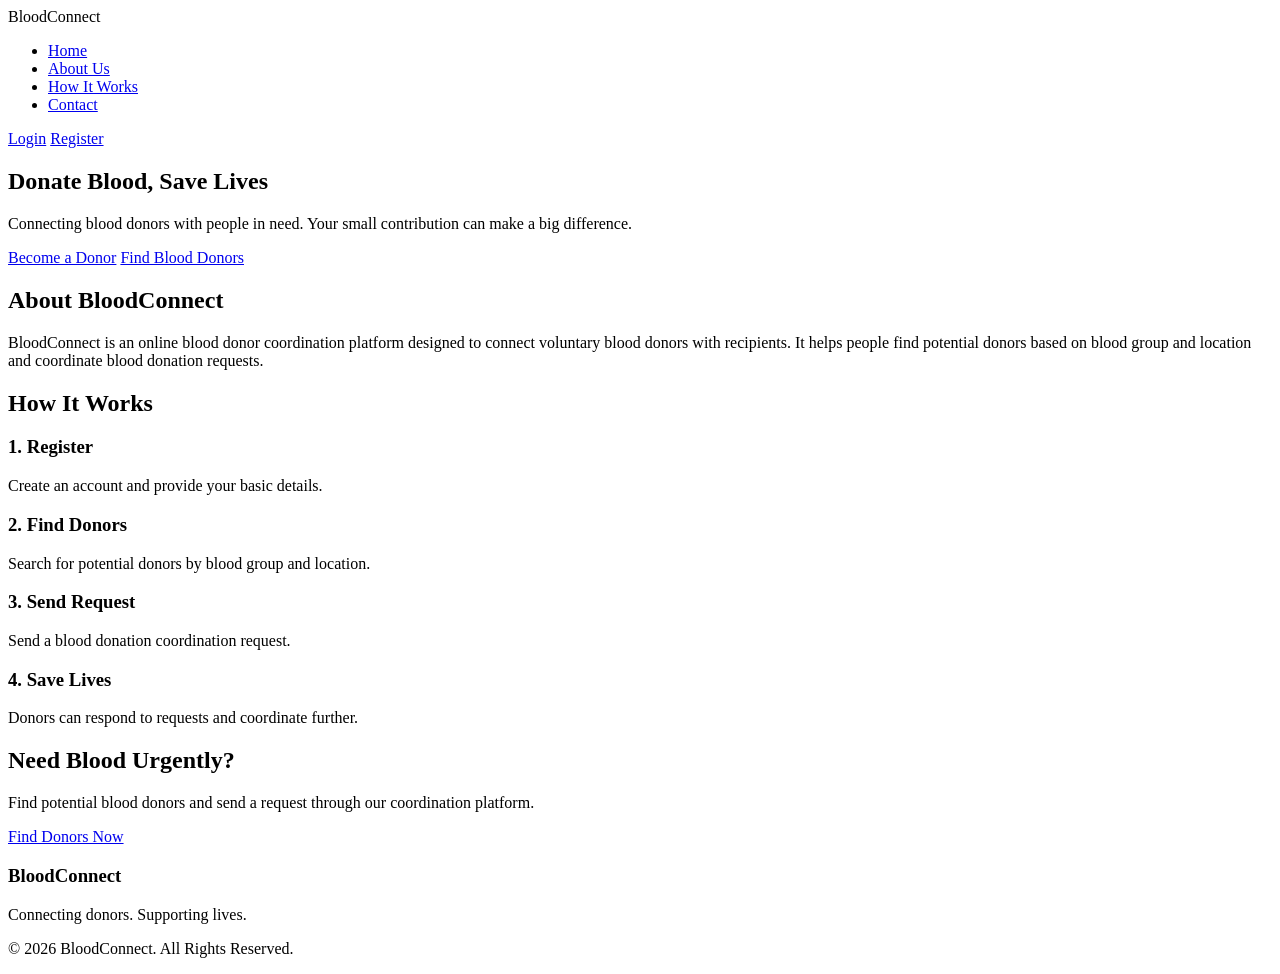
<file: src/main/resources/templates/index.html>
<!DOCTYPE html>
<html lang="en" xmlns:th="http://www.thymeleaf.org">
<head>
    <meta charset="UTF-8">
    <meta name="viewport" content="width=device-width, initial-scale=1.0">

    <title>BloodConnect - Online Blood Donor Coordination</title>

    <link rel="stylesheet" th:href="@{/css/style.css}">
</head>

<body>

    <!-- Navigation Bar -->
    <header>
        <nav class="navbar">
            <div class="logo">BloodConnect</div>

            <ul class="nav-links">
                <li><a href="/">Home</a></li>
                <li><a href="#about">About Us</a></li>
                <li><a href="#how-it-works">How It Works</a></li>
                <li><a href="#contact">Contact</a></li>
            </ul>

            <div class="nav-buttons">
                <a href="/login" class="login-btn">Login</a>
                <a href="/register" class="register-btn">Register</a>
            </div>
        </nav>
    </header>

    <!-- Hero Section -->
    <section class="hero">
        <div class="hero-content">
            <h1>Donate Blood, Save Lives</h1>

            <p>
                Connecting blood donors with people in need.
                Your small contribution can make a big difference.
            </p>

            <div class="hero-buttons">
                <a href="/register" class="primary-btn">Become a Donor</a>
                <a href="/find-donors" class="secondary-btn">Find Blood Donors</a>
            </div>
        </div>
    </section>

    <!-- About Section -->
    <section id="about" class="section">
        <h2>About BloodConnect</h2>

        <p>
            BloodConnect is an online blood donor coordination platform
            designed to connect voluntary blood donors with recipients.
            It helps people find potential donors based on blood group
            and location and coordinate blood donation requests.
        </p>
    </section>

    <!-- How It Works -->
    <section id="how-it-works" class="section">
        <h2>How It Works</h2>

        <div class="steps">

            <div class="step-card">
                <h3>1. Register</h3>
                <p>Create an account and provide your basic details.</p>
            </div>

            <div class="step-card">
                <h3>2. Find Donors</h3>
                <p>Search for potential donors by blood group and location.</p>
            </div>

            <div class="step-card">
                <h3>3. Send Request</h3>
                <p>Send a blood donation coordination request.</p>
            </div>

            <div class="step-card">
                <h3>4. Save Lives</h3>
                <p>Donors can respond to requests and coordinate further.</p>
            </div>

        </div>
    </section>

    <!-- Emergency Section -->
    <section class="emergency">
        <h2>Need Blood Urgently?</h2>

        <p>
            Find potential blood donors and send a request
            through our coordination platform.
        </p>

        <a href="/find-donors" class="primary-btn">Find Donors Now</a>
    </section>

    <!-- Footer -->
    <footer id="contact">
        <h3>BloodConnect</h3>
        <p>Connecting donors. Supporting lives.</p>
        <p>&copy; 2026 BloodConnect. All Rights Reserved.</p>
    </footer>

</body>
</html>
</file>
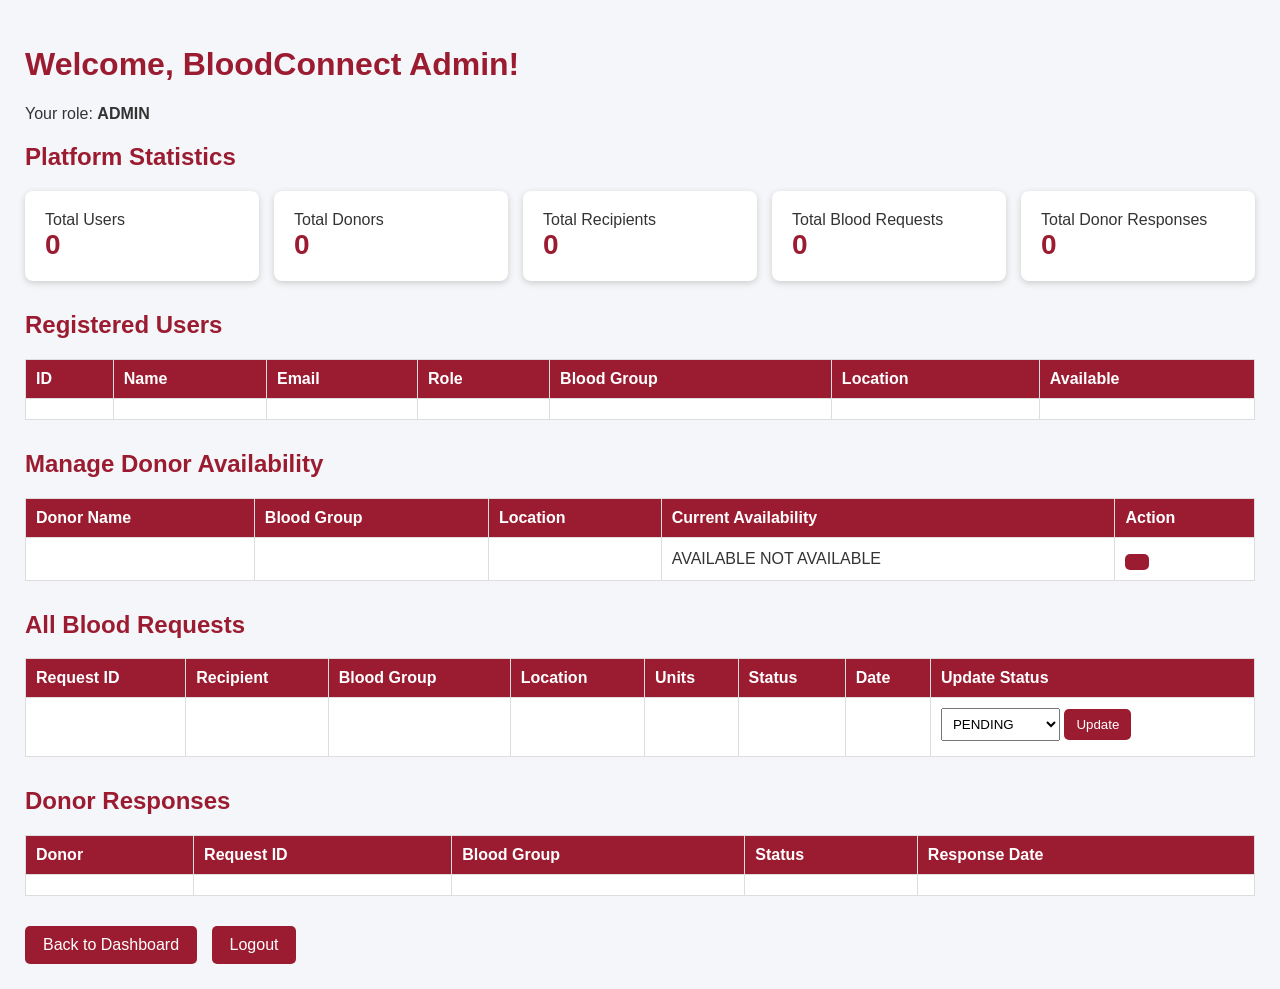
<file: src/main/resources/templates/admin-dashboard.html>
<!DOCTYPE html>
<html xmlns:th="http://www.thymeleaf.org">
<head>
    <title>BloodConnect Admin Dashboard</title>
    <meta charset="UTF-8">

    <style>
        body {
            font-family: Arial, sans-serif;
            background: #f4f6f9;
            margin: 0;
            padding: 25px;
            color: #333;
        }

        h1, h2 {
            color: #9b1c31;
        }

        .stats {
            display: flex;
            flex-wrap: wrap;
            gap: 15px;
            margin-bottom: 30px;
        }

        .card {
            background: white;
            padding: 20px;
            border-radius: 8px;
            flex: 1;
            min-width: 140px;
            box-shadow: 0 2px 6px #ccc;
        }

        .number {
            font-size: 28px;
            font-weight: bold;
            color: #9b1c31;
        }

        table {
            width: 100%;
            border-collapse: collapse;
            background: white;
            margin-bottom: 30px;
        }

        th, td {
            border: 1px solid #ddd;
            padding: 10px;
            text-align: left;
        }

        th {
            background: #9b1c31;
            color: white;
        }

        tr:nth-child(even) {
            background: #f9f9f9;
        }

        button {
            background: #9b1c31;
            color: white;
            border: none;
            padding: 8px 12px;
            border-radius: 5px;
            cursor: pointer;
        }

        button:hover {
            background: #751326;
        }

        select {
            padding: 7px;
            margin-bottom: 5px;
        }

        .message-success {
            color: green;
            font-weight: bold;
        }

        .message-error {
            color: red;
            font-weight: bold;
        }

        .logout {
            display: inline-block;
            background: #9b1c31;
            color: white;
            padding: 10px 18px;
            text-decoration: none;
            border-radius: 5px;
            margin-right: 10px;
        }
    </style>
</head>

<body>

<h1>Welcome, BloodConnect Admin!</h1>
<p>Your role: <strong>ADMIN</strong></p>

<p th:if="${successMessage}"
   th:text="${successMessage}"
   class="message-success">
</p>

<p th:if="${errorMessage}"
   th:text="${errorMessage}"
   class="message-error">
</p>

<!-- PLATFORM STATISTICS -->

<h2>Platform Statistics</h2>

<div class="stats">

    <div class="card">
        Total Users
        <div class="number" th:text="${totalUsers}">0</div>
    </div>

    <div class="card">
        Total Donors
        <div class="number" th:text="${totalDonors}">0</div>
    </div>

    <div class="card">
        Total Recipients
        <div class="number" th:text="${totalRecipients}">0</div>
    </div>

    <div class="card">
        Total Blood Requests
        <div class="number" th:text="${totalRequests}">0</div>
    </div>

    <div class="card">
        Total Donor Responses
        <div class="number" th:text="${totalResponses}">0</div>
    </div>

</div>

<!-- REGISTERED USERS -->

<h2>Registered Users</h2>

<table>
    <thead>
    <tr>
        <th>ID</th>
        <th>Name</th>
        <th>Email</th>
        <th>Role</th>
        <th>Blood Group</th>
        <th>Location</th>
        <th>Available</th>
    </tr>
    </thead>

    <tbody>
    <tr th:each="user : ${users}">
        <td th:text="${user.id}"></td>
        <td th:text="${user.fullName}"></td>
        <td th:text="${user.email}"></td>
        <td th:text="${user.role}"></td>
        <td th:text="${user.bloodGroup}"></td>
        <td th:text="${user.location}"></td>
        <td th:text="${user.available}"></td>
    </tr>
    </tbody>
</table>

<!-- MANAGE DONOR AVAILABILITY -->

<h2>Manage Donor Availability</h2>

<table>
    <thead>
    <tr>
        <th>Donor Name</th>
        <th>Blood Group</th>
        <th>Location</th>
        <th>Current Availability</th>
        <th>Action</th>
    </tr>
    </thead>

    <tbody>
    <tr th:each="donor : ${donors}">

        <td th:text="${donor.fullName}"></td>
        <td th:text="${donor.bloodGroup}"></td>
        <td th:text="${donor.location}"></td>

        <td>
            <span th:if="${donor.available == true}">
                AVAILABLE
            </span>

            <span th:unless="${donor.available == true}">
                NOT AVAILABLE
            </span>
        </td>

        <td>
            <form th:action="@{/admin/donors/{id}/availability(id=${donor.id})}"
                  method="post">

                <button type="submit"
                        th:text="${donor.available == true ? 'Deactivate' : 'Activate'}">
                </button>

            </form>
        </td>

    </tr>
    </tbody>
</table>

<!-- ALL BLOOD REQUESTS -->

<h2>All Blood Requests</h2>

<table>
    <thead>
    <tr>
        <th>Request ID</th>
        <th>Recipient</th>
        <th>Blood Group</th>
        <th>Location</th>
        <th>Units</th>
        <th>Status</th>
        <th>Date</th>
        <th>Update Status</th>
    </tr>
    </thead>

    <tbody>

    <tr th:each="request : ${requests}">

        <td th:text="${request.id}"></td>
        <td th:text="${request.recipient.fullName}"></td>
        <td th:text="${request.bloodGroup}"></td>
        <td th:text="${request.location}"></td>
        <td th:text="${request.units}"></td>
        <td th:text="${request.status}"></td>
        <td th:text="${request.requestDate}"></td>

        <td>
            <form th:action="@{/admin/requests/{id}/status(id=${request.id})}"
                  method="post">

                <select name="status">

                    <option value="PENDING"
                            th:selected="${request.status == 'PENDING'}">
                        PENDING
                    </option>

                    <option value="APPROVED"
                            th:selected="${request.status == 'APPROVED'}">
                        APPROVED
                    </option>

                    <option value="COMPLETED"
                            th:selected="${request.status == 'COMPLETED'}">
                        COMPLETED
                    </option>

                    <option value="CANCELLED"
                            th:selected="${request.status == 'CANCELLED'}">
                        CANCELLED
                    </option>

                </select>

                <button type="submit">Update</button>

            </form>
        </td>

    </tr>

    </tbody>
</table>

<!-- DONOR RESPONSES -->

<h2>Donor Responses</h2>

<table>
    <thead>
    <tr>
        <th>Donor</th>
        <th>Request ID</th>
        <th>Blood Group</th>
        <th>Status</th>
        <th>Response Date</th>
    </tr>
    </thead>

    <tbody>

    <tr th:each="item : ${responses}">

        <td th:text="${item.donor.fullName}"></td>
        <td th:text="${item.bloodRequest.id}"></td>
        <td th:text="${item.bloodRequest.bloodGroup}"></td>
        <td th:text="${item.status}"></td>
        <td th:text="${item.responseDate}"></td>

    </tr>

    </tbody>
</table>

<!-- NAVIGATION -->

<a class="logout" th:href="@{/dashboard}">
    Back to Dashboard
</a>

<a class="logout" th:href="@{/logout}">
    Logout
</a>

</body>
</html>
</file>
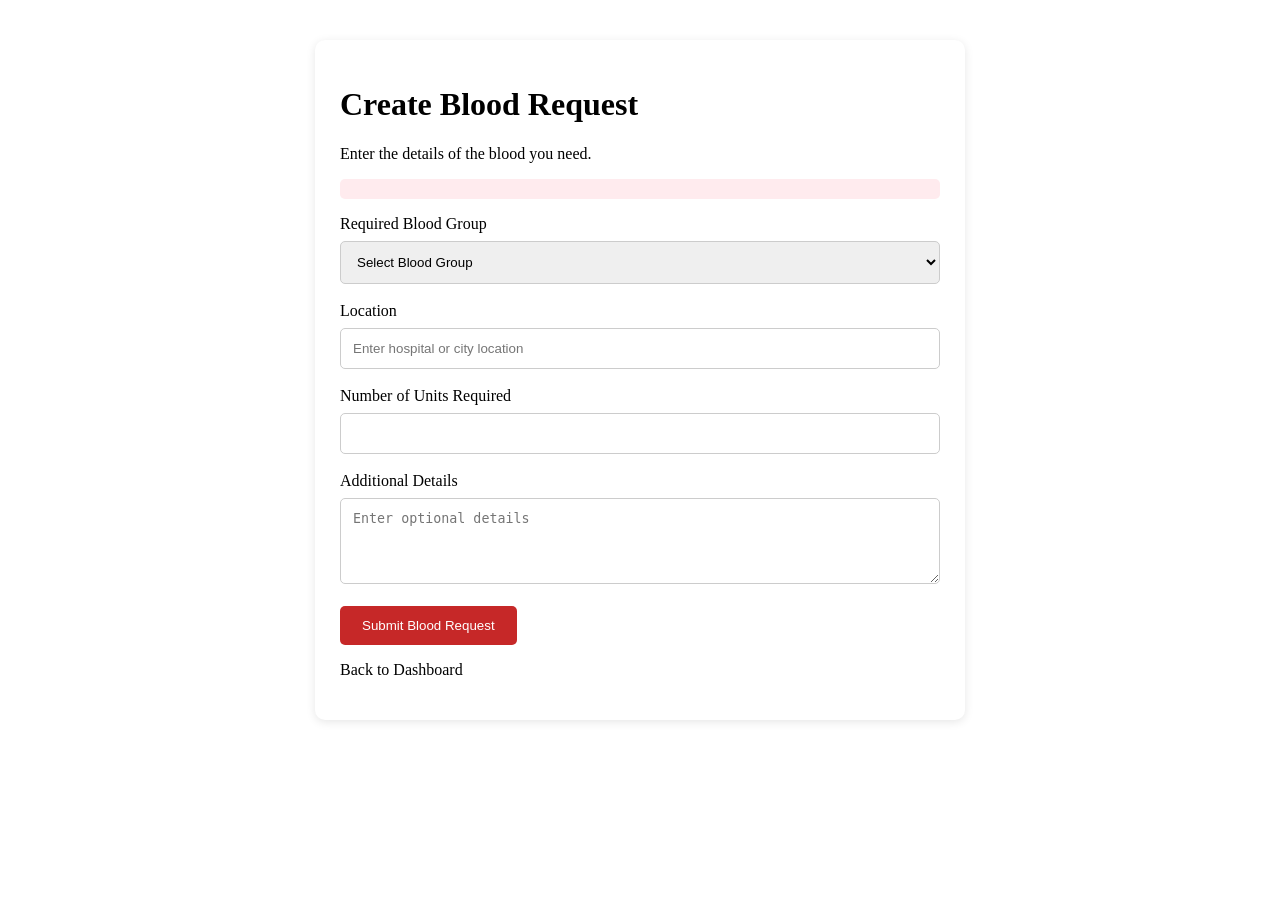
<file: src/main/resources/templates/blood-request.html>
<!DOCTYPE html>
<html xmlns:th="http://www.thymeleaf.org">
<head>
    <meta charset="UTF-8">
    <meta name="viewport" content="width=device-width, initial-scale=1.0">
    <title>Create Blood Request - BloodConnect</title>
    <link rel="stylesheet" th:href="@{/css/style.css}">
    <style>
        .request-container {
            max-width: 600px;
            margin: 40px auto;
            padding: 25px;
            background: white;
            border-radius: 10px;
            box-shadow: 0 2px 10px rgba(0,0,0,0.1);
        }

        .request-container input,
        .request-container select,
        .request-container textarea {
            width: 100%;
            padding: 12px;
            margin: 8px 0 18px;
            border: 1px solid #ccc;
            border-radius: 5px;
            box-sizing: border-box;
        }

        .request-container button {
            padding: 12px 22px;
            background: #c62828;
            color: white;
            border: none;
            border-radius: 5px;
            cursor: pointer;
        }

        .error {
            color: #b71c1c;
            background: #ffebee;
            padding: 10px;
            border-radius: 5px;
        }
    </style>
</head>
<body>

<div class="request-container">

    <h1>Create Blood Request</h1>
    <p>Enter the details of the blood you need.</p>

    <p class="error" th:if="${error}" th:text="${error}"></p>

    <form th:action="@{/blood-request/new}" method="post">

        <label>Required Blood Group</label>
        <select name="bloodGroup" required>
            <option value="">Select Blood Group</option>
            <option value="A+">A+</option>
            <option value="A-">A-</option>
            <option value="B+">B+</option>
            <option value="B-">B-</option>
            <option value="AB+">AB+</option>
            <option value="AB-">AB-</option>
            <option value="O+">O+</option>
            <option value="O-">O-</option>
        </select>

        <label>Location</label>
        <input type="text" name="location"
               placeholder="Enter hospital or city location"
               maxlength="150" required>

        <label>Number of Units Required</label>
        <input type="number" name="units"
               min="1" max="10" required>

        <label>Additional Details</label>
        <textarea name="description" rows="4" maxlength="500"
                  placeholder="Enter optional details"></textarea>

        <button type="submit">Submit Blood Request</button>

    </form>

    <p>
        <a th:href="@{/dashboard}">Back to Dashboard</a>
    </p>

</div>

</body>
</html>
</file>
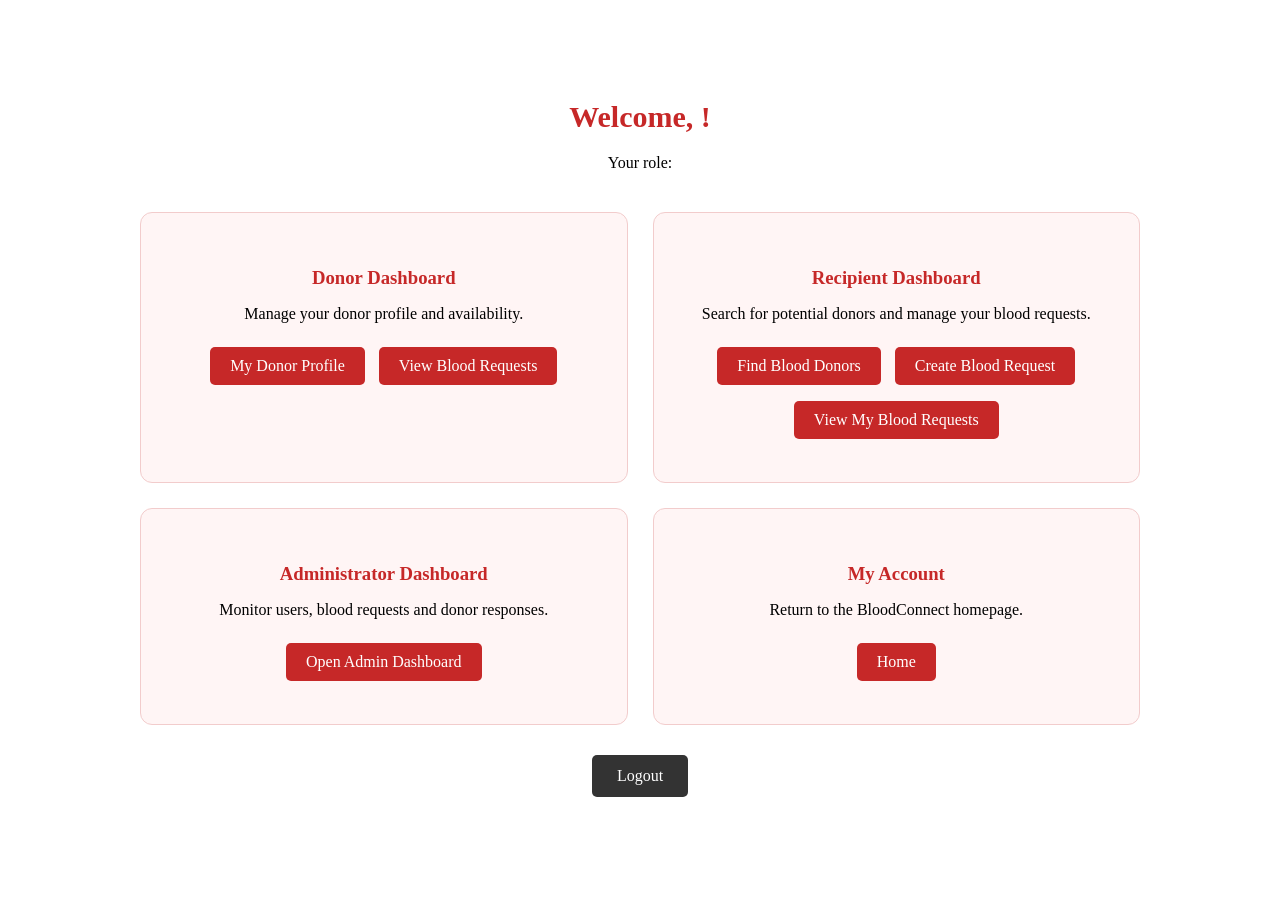
<file: src/main/resources/templates/dashboard.html>
<!DOCTYPE html>
<html lang="en" xmlns:th="http://www.thymeleaf.org">

<head>
    <meta charset="UTF-8">
    <meta name="viewport" content="width=device-width, initial-scale=1.0">

    <title>Dashboard - BloodConnect</title>

    <link rel="stylesheet" th:href="@{/css/style.css}">

    <style>
        .dashboard {
            max-width: 1000px;
            margin: 50px auto;
            padding: 30px;
            text-align: center;
        }

        .welcome {
            color: #c62828;
            font-size: 30px;
        }

        .dashboard-cards {
            display: grid;
            grid-template-columns: repeat(2, 1fr);
            gap: 25px;
            margin-top: 40px;
        }

        .dashboard-card {
            background: #fff5f5;
            padding: 35px 20px;
            border-radius: 12px;
            border: 1px solid #f2cccc;
        }

        .dashboard-card h3 {
            color: #c62828;
            margin-bottom: 15px;
        }

        .dashboard-card a {
            display: inline-block;
            margin: 8px 5px;
            padding: 10px 20px;
            background: #c62828;
            color: white;
            text-decoration: none;
            border-radius: 5px;
        }

        .dashboard-card a:hover {
            background: #a51d1d;
        }

        .logout {
            display: inline-block;
            margin-top: 30px;
            padding: 12px 25px;
            background: #333;
            color: white;
            text-decoration: none;
            border-radius: 5px;
        }

        @media (max-width: 600px) {
            .dashboard-cards {
                grid-template-columns: 1fr;
            }
        }
    </style>
</head>

<body>

    <div class="dashboard">

        <h1 class="welcome">
            Welcome, <span th:text="${userName}"></span>!
        </h1>

        <p>
            Your role:
            <strong th:text="${userRole}"></strong>
        </p>

        <div class="dashboard-cards">

            <!-- DONOR OPTIONS -->
            <div class="dashboard-card"
                 th:if="${userRole == 'DONOR'}">

                <h3>Donor Dashboard</h3>

                <p>Manage your donor profile and availability.</p>

                <a th:href="@{/donor/profile}">
                    My Donor Profile
                </a>

                <a th:href="@{/donor/requests}">
                    View Blood Requests
                </a>

            </div>

            <!-- RECIPIENT OPTIONS -->
            <div class="dashboard-card"
                 th:if="${userRole == 'RECIPIENT'}">

                <h3>Recipient Dashboard</h3>

                <p>Search for potential donors and manage your blood requests.</p>

                <a th:href="@{/find-donors}">
                    Find Blood Donors
                </a>

                <a th:href="@{/blood-request/new}">
                    Create Blood Request
                </a>

                <a th:href="@{/blood-requests/my}">
                    View My Blood Requests
                </a>

            </div>
            
            <div class="dashboard-card" th:if="${userRole == 'ADMIN'}">
                <h3>Administrator Dashboard</h3>
                <p>Monitor users, blood requests and donor responses.</p>
                <a th:href="@{/admin/dashboard}">
                    Open Admin Dashboard
                </a>
            </div>

            <!-- COMMON ACCOUNT OPTIONS -->
            <div class="dashboard-card">

                <h3>My Account</h3>

                <p>Return to the BloodConnect homepage.</p>

                <a th:href="@{/}">
                    Home
                </a>

            </div>

        </div>

        <a th:href="@{/logout}" class="logout">
            Logout
        </a>

    </div>

</body>
</html>
</file>
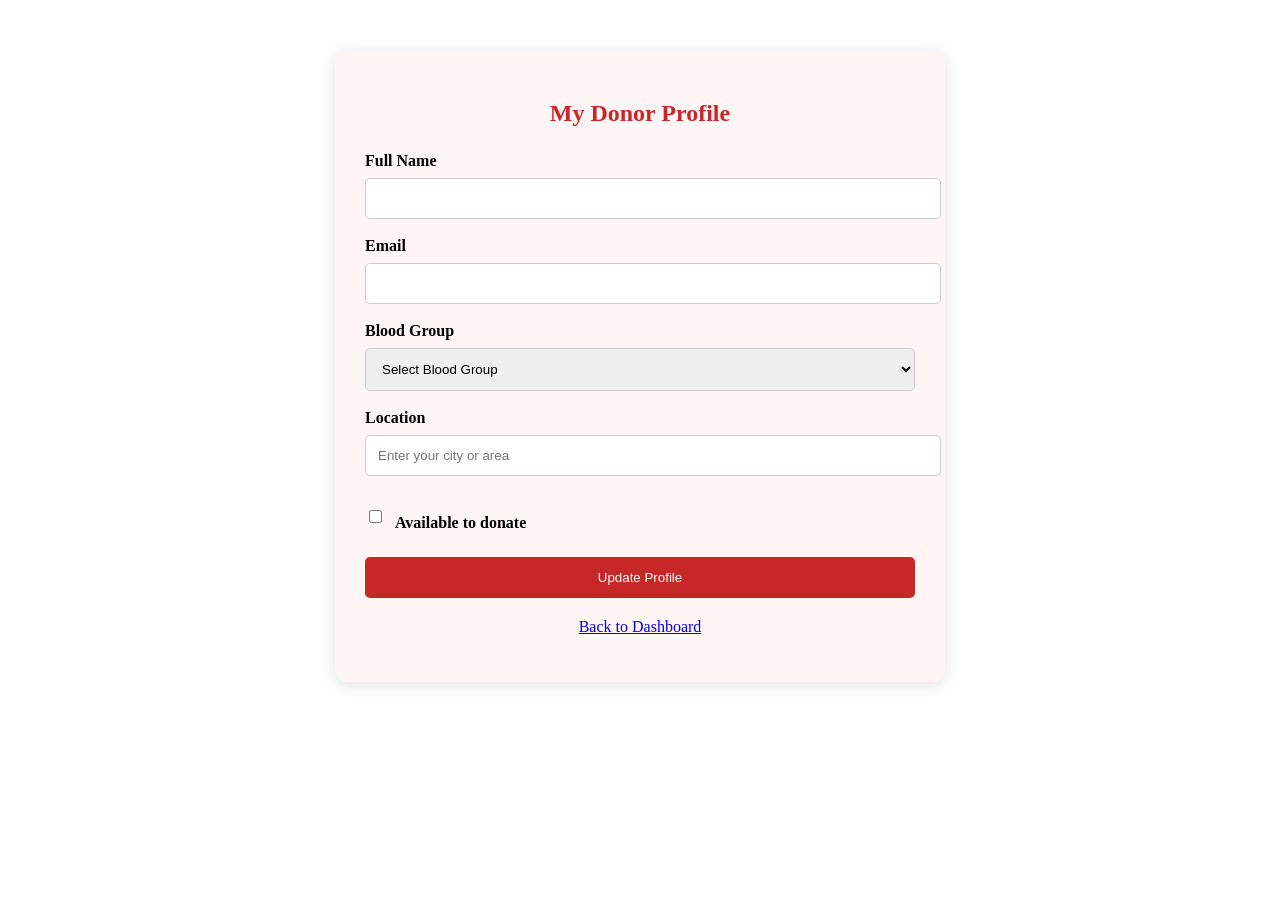
<file: src/main/resources/templates/donor-profile.html>
<!DOCTYPE html>
<html lang="en" xmlns:th="http://www.thymeleaf.org">

<head>
    <meta charset="UTF-8">
    <meta name="viewport" content="width=device-width, initial-scale=1.0">

    <title>Donor Profile - BloodConnect</title>

    <link rel="stylesheet" th:href="@{/css/style.css}">

    <style>
        .profile-container {
            max-width: 550px;
            margin: 50px auto;
            padding: 30px;
            background: #fff5f5;
            border-radius: 12px;
            box-shadow: 0 3px 15px rgba(0,0,0,0.12);
        }

        .profile-container h2 {
            text-align: center;
            color: #c62828;
            margin-bottom: 25px;
        }

        .profile-container label {
            display: block;
            margin-top: 18px;
            font-weight: bold;
        }

        .profile-container input,
        .profile-container select {
            width: 100%;
            padding: 12px;
            margin-top: 8px;
            border: 1px solid #ccc;
            border-radius: 5px;
        }

        .availability {
            display: flex;
            align-items: center;
            gap: 10px;
            margin-top: 20px;
        }

        .availability input {
            width: auto;
        }

        .profile-container button {
            width: 100%;
            padding: 13px;
            margin-top: 25px;
            background: #c62828;
            color: white;
            border: none;
            border-radius: 5px;
            cursor: pointer;
        }

        .success {
            color: green;
            text-align: center;
        }

        .error {
            color: red;
            text-align: center;
        }
    </style>
</head>

<body>

    <div class="profile-container">

        <h2>My Donor Profile</h2>

        <p class="success"
           th:if="${success}"
           th:text="${success}"></p>

        <p class="error"
           th:if="${error}"
           th:text="${error}"></p>

        <form th:action="@{/donor/profile}"
              th:object="${user}"
              method="post">

            <label>Full Name</label>
            <input type="text"
                   th:value="${user.fullName}"
                   readonly>

            <label>Email</label>
            <input type="email"
                   th:value="${user.email}"
                   readonly>

            <label>Blood Group</label>

            <select th:field="*{bloodGroup}" required>
                <option value="">Select Blood Group</option>
                <option value="A+">A+</option>
                <option value="A-">A-</option>
                <option value="B+">B+</option>
                <option value="B-">B-</option>
                <option value="AB+">AB+</option>
                <option value="AB-">AB-</option>
                <option value="O+">O+</option>
                <option value="O-">O-</option>
            </select>

            <label>Location</label>

            <input type="text"
                   th:field="*{location}"
                   placeholder="Enter your city or area"
                   required>

            <div class="availability">
                <input type="checkbox"
                       name="available"
                       value="true"
                       th:checked="${user.available}">

                <label>Available to donate</label>
            </div>

            <button type="submit">Update Profile</button>

        </form>

        <p style="text-align:center; margin-top:20px;">
            <a href="/dashboard">Back to Dashboard</a>
        </p>

    </div>

</body>
</html>
</file>
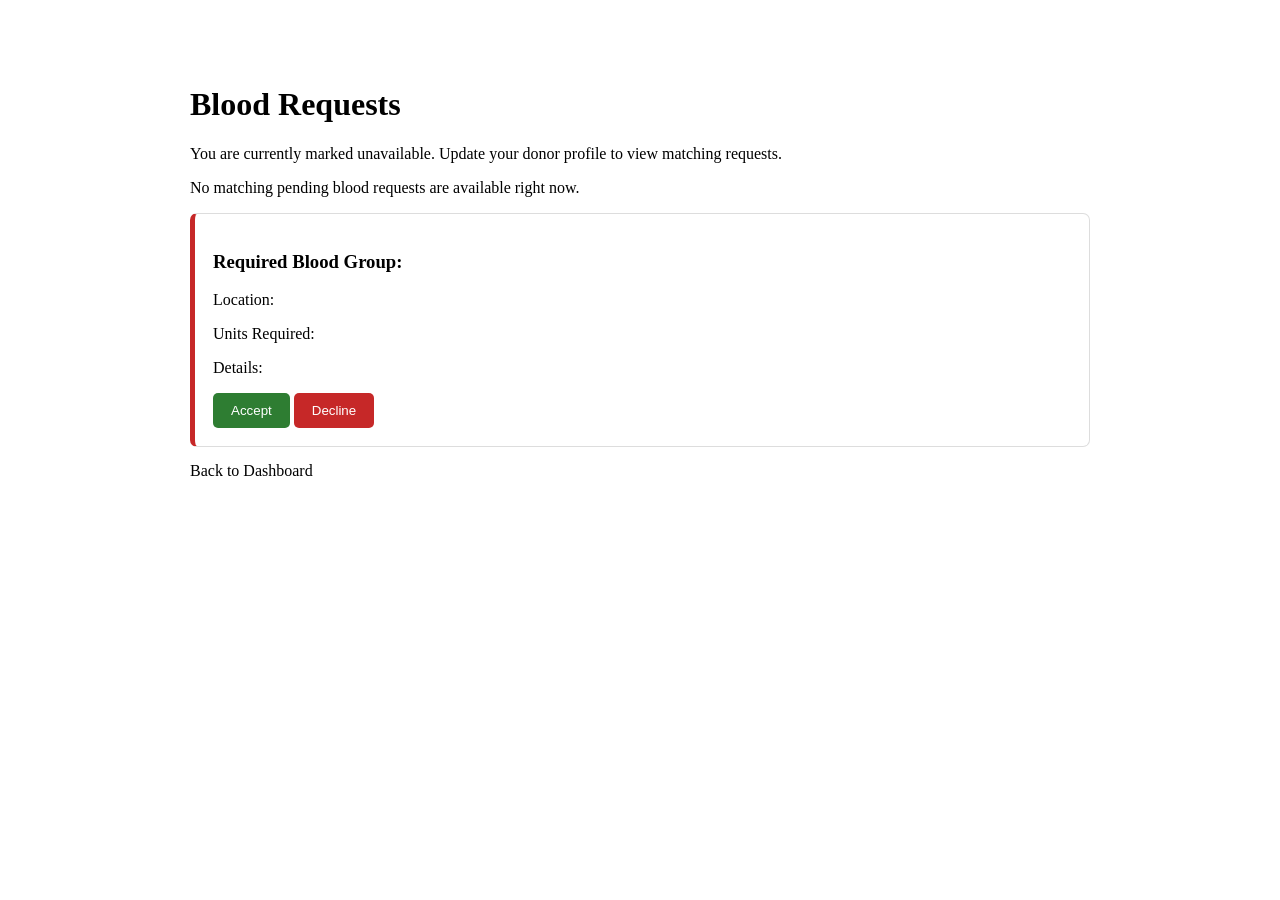
<file: src/main/resources/templates/donor-requests.html>
<!DOCTYPE html>
<html xmlns:th="http://www.thymeleaf.org">
<head>
    <meta charset="UTF-8">
    <title>Blood Requests - BloodConnect</title>
    <link rel="stylesheet" th:href="@{/css/style.css}">
    <style>
        .container {
            max-width: 900px;
            margin: 40px auto;
            padding: 25px;
            background: white;
            border-radius: 10px;
        }

        .request-card {
            border: 1px solid #ddd;
            border-left: 5px solid #c62828;
            padding: 18px;
            margin: 15px 0;
            border-radius: 7px;
        }

        button {
            padding: 10px 18px;
            border: none;
            border-radius: 5px;
            cursor: pointer;
            color: white;
        }

        .accept {
            background: #2e7d32;
        }

        .decline {
            background: #c62828;
        }
    </style>
</head>
<body>

<div class="container">

    <h1>Blood Requests</h1>

    <div th:if="${unavailable}">
        <p>You are currently marked unavailable. Update your donor profile
           to view matching requests.</p>
    </div>

    <div th:if="${!unavailable and #lists.isEmpty(requests)}">
        <p>No matching pending blood requests are available right now.</p>
    </div>

    <div th:each="request : ${requests}" class="request-card">

        <h3>
            Required Blood Group:
            <span th:text="${request.bloodGroup}"></span>
        </h3>

        <p>
            Location:
            <span th:text="${request.location}"></span>
        </p>

        <p>
            Units Required:
            <span th:text="${request.units}"></span>
        </p>

        <p>
            Details:
            <span th:text="${request.description}"></span>
        </p>

        <form th:action="@{/donor/requests/{id}/respond(id=${request.id})}"
              method="post">

            <button class="accept" type="submit"
                    name="response" value="ACCEPTED">
                Accept
            </button>

            <button class="decline" type="submit"
                    name="response" value="DECLINED">
                Decline
            </button>

        </form>

    </div>

    <a th:href="@{/dashboard}">Back to Dashboard</a>

</div>

</body>
</html>
</file>
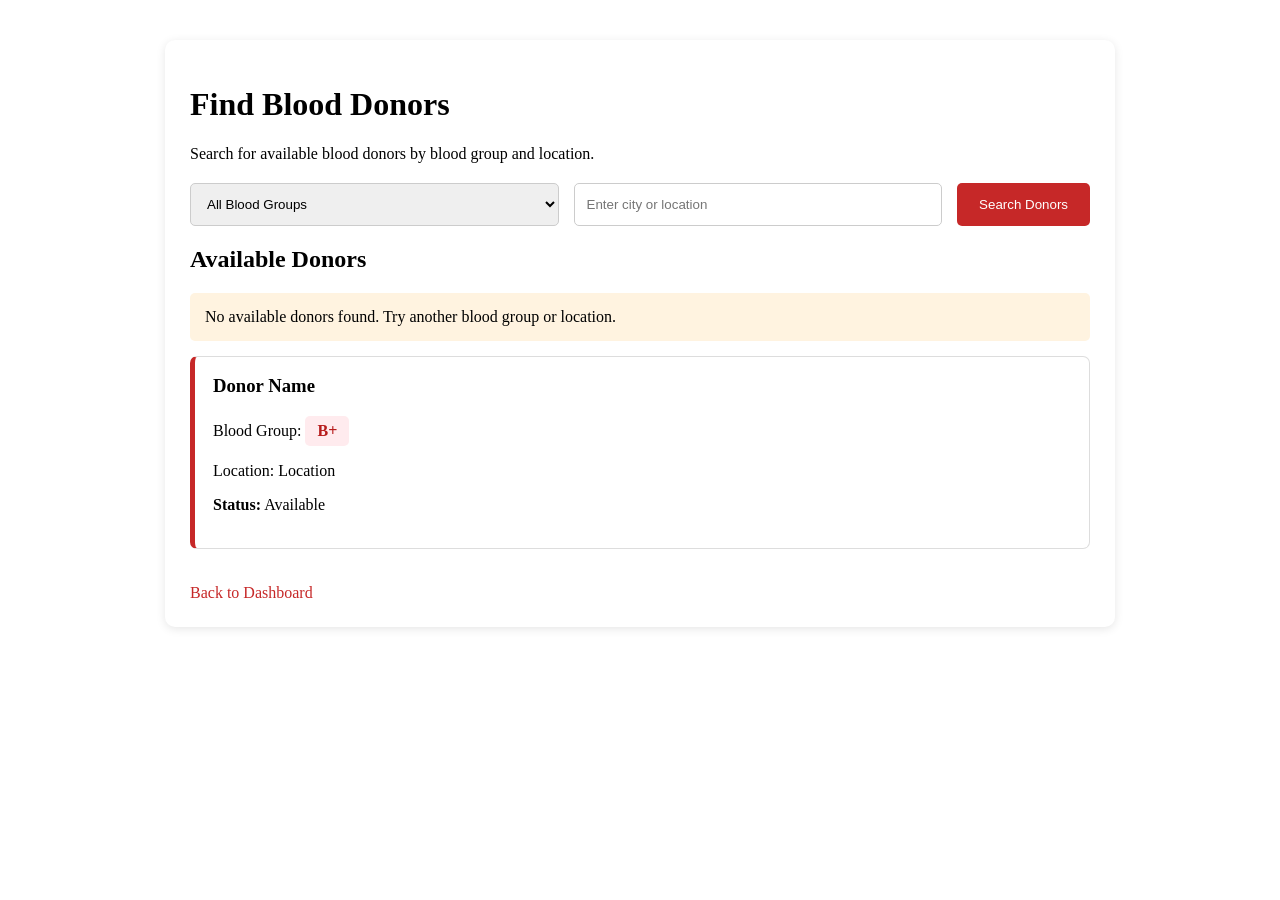
<file: src/main/resources/templates/find-donors.html>
<!DOCTYPE html>
<html xmlns:th="http://www.thymeleaf.org">
<head>
    <meta charset="UTF-8">
    <meta name="viewport" content="width=device-width, initial-scale=1.0">
    <title>Find Blood Donors - BloodConnect</title>
    <link rel="stylesheet" th:href="@{/css/style.css}">
    <style>
        .search-container {
            max-width: 900px;
            margin: 40px auto;
            padding: 25px;
            background: white;
            border-radius: 10px;
            box-shadow: 0 2px 10px rgba(0,0,0,0.1);
        }

        .search-form {
            display: flex;
            flex-wrap: wrap;
            gap: 15px;
            margin: 20px 0;
        }

        .search-form select,
        .search-form input {
            flex: 1;
            min-width: 180px;
            padding: 12px;
            border: 1px solid #ccc;
            border-radius: 5px;
        }

        .search-form button {
            padding: 12px 22px;
            background: #c62828;
            color: white;
            border: none;
            border-radius: 5px;
            cursor: pointer;
        }

        .donor-card {
            border: 1px solid #ddd;
            border-left: 5px solid #c62828;
            border-radius: 7px;
            padding: 18px;
            margin: 15px 0;
        }

        .donor-card h3 {
            margin-top: 0;
        }

        .blood-group {
            display: inline-block;
            background: #ffebee;
            color: #b71c1c;
            padding: 6px 12px;
            border-radius: 5px;
            font-weight: bold;
        }

        .message {
            padding: 15px;
            background: #fff3e0;
            border-radius: 5px;
            margin-top: 20px;
        }

        .back-link {
            display: inline-block;
            margin-top: 20px;
            color: #c62828;
            text-decoration: none;
        }
    </style>
</head>

<body>

<div class="search-container">

    <h1>Find Blood Donors</h1>
    <p>Search for available blood donors by blood group and location.</p>

    <form class="search-form" th:action="@{/find-donors}" method="get">

        <select name="bloodGroup">
            <option value="">All Blood Groups</option>
            <option value="A+" th:selected="${selectedBloodGroup == 'A+'}">A+</option>
            <option value="A-" th:selected="${selectedBloodGroup == 'A-'}">A-</option>
            <option value="B+" th:selected="${selectedBloodGroup == 'B+'}">B+</option>
            <option value="B-" th:selected="${selectedBloodGroup == 'B-'}">B-</option>
            <option value="AB+" th:selected="${selectedBloodGroup == 'AB+'}">AB+</option>
            <option value="AB-" th:selected="${selectedBloodGroup == 'AB-'}">AB-</option>
            <option value="O+" th:selected="${selectedBloodGroup == 'O+'}">O+</option>
            <option value="O-" th:selected="${selectedBloodGroup == 'O-'}">O-</option>
        </select>

        <input type="text"
               name="location"
               placeholder="Enter city or location"
               th:value="${selectedLocation}">

        <button type="submit">Search Donors</button>
    </form>

    <h2>Available Donors</h2>

    <div th:if="${#lists.isEmpty(donors)}" class="message">
        No available donors found. Try another blood group or location.
    </div>

    <div th:each="donor : ${donors}" class="donor-card">
        <h3 th:text="${donor.fullName}">Donor Name</h3>

        <p>
            Blood Group:
            <span class="blood-group"
                  th:text="${donor.bloodGroup}">B+</span>
        </p>

        <p>
            Location:
            <span th:text="${donor.location}">Location</span>
        </p>

        <p><strong>Status:</strong> Available</p>
    </div>

    <a class="back-link" th:href="@{/dashboard}">
        Back to Dashboard
    </a>

</div>

</body>
</html>
</file>
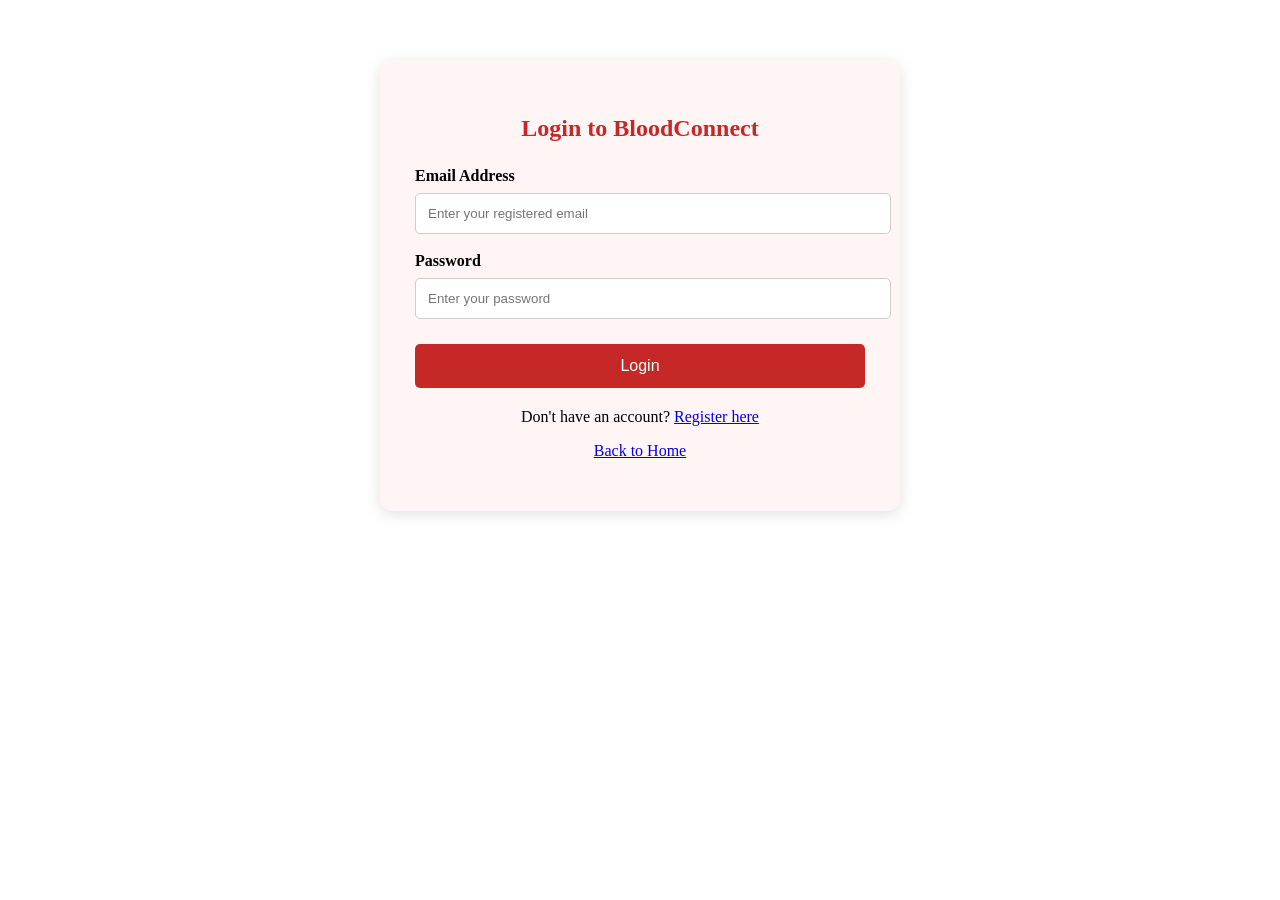
<file: src/main/resources/templates/login.html>
<!DOCTYPE html>
<html lang="en" xmlns:th="http://www.thymeleaf.org">

<head>
    <meta charset="UTF-8">
    <meta name="viewport" content="width=device-width, initial-scale=1.0">
    <title>Login - BloodConnect</title>

    <link rel="stylesheet" th:href="@{/css/style.css}">

    <style>
        .login-container {
            max-width: 450px;
            margin: 60px auto;
            padding: 35px;
            background: #fff5f5;
            border-radius: 12px;
            box-shadow: 0 3px 15px rgba(0,0,0,0.12);
        }

        .login-container h2 {
            text-align: center;
            color: #c62828;
            margin-bottom: 25px;
        }

        .login-container label {
            display: block;
            margin-top: 18px;
            font-weight: bold;
        }

        .login-container input {
            width: 100%;
            padding: 12px;
            margin-top: 8px;
            border: 1px solid #ccc;
            border-radius: 5px;
        }

        .login-container button {
            width: 100%;
            padding: 13px;
            margin-top: 25px;
            background: #c62828;
            color: white;
            border: none;
            border-radius: 5px;
            cursor: pointer;
            font-size: 16px;
        }

        .error {
            color: red;
            text-align: center;
            margin-bottom: 15px;
        }

        .login-links {
            text-align: center;
            margin-top: 20px;
        }
    </style>
</head>

<body>

    <div class="login-container">

        <h2>Login to BloodConnect</h2>

        <p class="error" th:if="${error}" th:text="${error}"></p>

        <form th:action="@{/login}" method="post">

            <label>Email Address</label>
            <input type="email" name="email"
                   placeholder="Enter your registered email" required>

            <label>Password</label>
            <input type="password" name="password"
                   placeholder="Enter your password" required>

            <button type="submit">Login</button>

        </form>

        <div class="login-links">
            <p>Don't have an account?
                <a href="/register">Register here</a>
            </p>

            <p><a href="/">Back to Home</a></p>
        </div>

    </div>

</body>
</html>
</file>
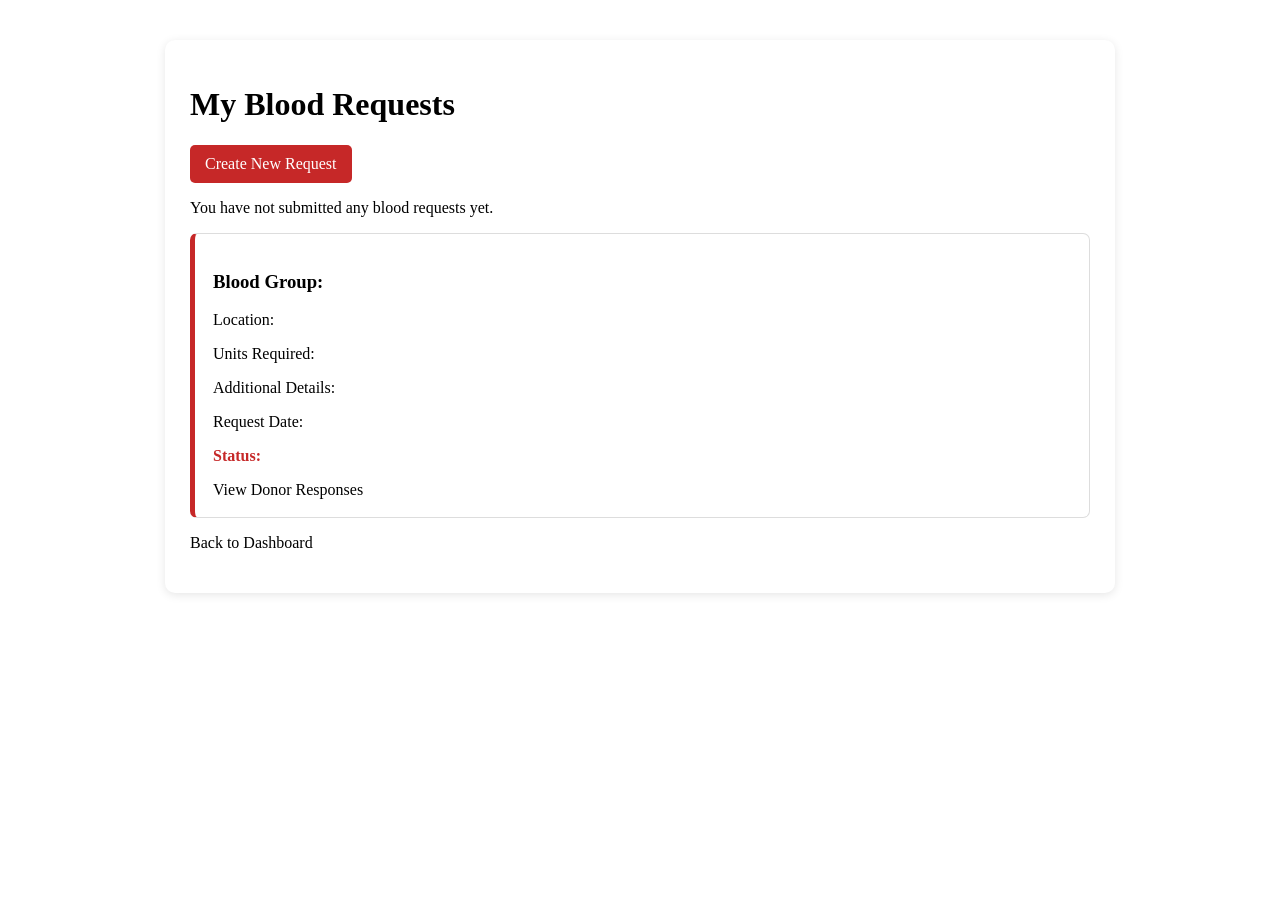
<file: src/main/resources/templates/my-blood-requests.html>
<!DOCTYPE html>
<html xmlns:th="http://www.thymeleaf.org">
<head>
    <meta charset="UTF-8">
    <meta name="viewport" content="width=device-width, initial-scale=1.0">
    <title>My Blood Requests - BloodConnect</title>
    <link rel="stylesheet" th:href="@{/css/style.css}">
    <style>
        .container {
            max-width: 900px;
            margin: 40px auto;
            padding: 25px;
            background: white;
            border-radius: 10px;
            box-shadow: 0 2px 10px rgba(0,0,0,0.1);
        }

        .request-card {
            border: 1px solid #ddd;
            border-left: 5px solid #c62828;
            border-radius: 7px;
            padding: 18px;
            margin: 15px 0;
        }

        .status {
            font-weight: bold;
            color: #c62828;
        }

        .new-request {
            display: inline-block;
            padding: 10px 15px;
            background: #c62828;
            color: white;
            text-decoration: none;
            border-radius: 5px;
        }
    </style>
</head>
<body>

<div class="container">

    <h1>My Blood Requests</h1>

    <a class="new-request" th:href="@{/blood-request/new}">
        Create New Request
    </a>

    <div th:if="${#lists.isEmpty(requests)}">
        <p>You have not submitted any blood requests yet.</p>
    </div>

    <div th:each="request : ${requests}" class="request-card">

        <h3>
            Blood Group:
            <span th:text="${request.bloodGroup}"></span>
        </h3>

        <p>
            Location:
            <span th:text="${request.location}"></span>
        </p>

        <p>
            Units Required:
            <span th:text="${request.units}"></span>
        </p>

        <p>
            Additional Details:
            <span th:text="${request.description}"></span>
        </p>

        <p>
            Request Date:
            <span th:text="${#temporals.format(request.requestDate,
                'dd-MM-yyyy HH:mm')}"></span>
        </p>

        <p class="status">
            Status:
            <span th:text="${request.status}"></span>
        </p>
        <a th:href="@{/blood-requests/{id}/responses(id=${request.id})}">
            View Donor Responses
        </a>
    </div>

    <p>
        <a th:href="@{/dashboard}">Back to Dashboard</a>
    </p>

</div>

</body>
</html>
</file>
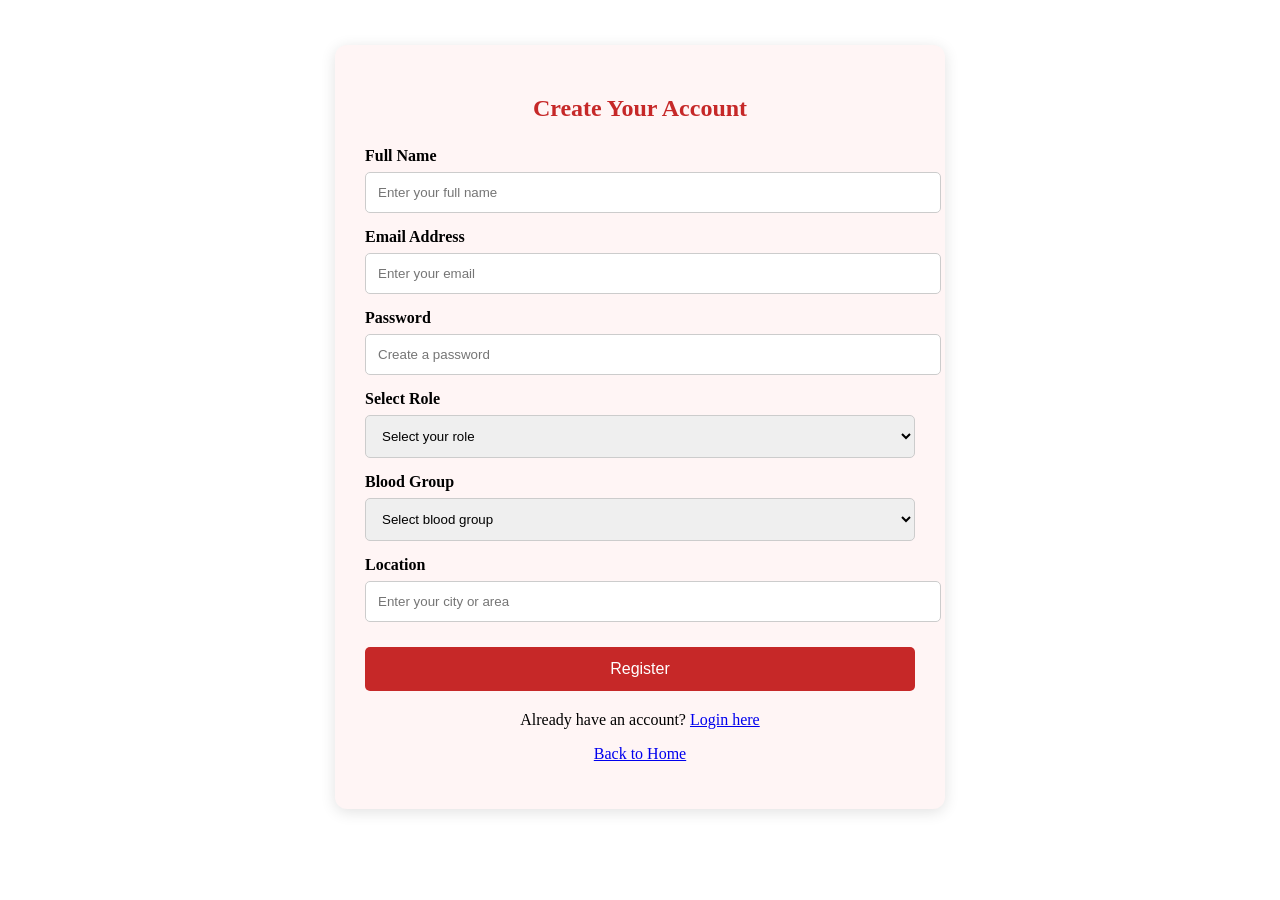
<file: src/main/resources/templates/register.html>
<!DOCTYPE html>
<html lang="en" xmlns:th="http://www.thymeleaf.org">

<head>
    <meta charset="UTF-8">
    <meta name="viewport" content="width=device-width, initial-scale=1.0">

    <title>Register - BloodConnect</title>

    <link rel="stylesheet" th:href="@{/css/style.css}">

    <style>
        .register-container {
            max-width: 550px;
            margin: 45px auto;
            padding: 30px;
            background: #fff5f5;
            border-radius: 12px;
            box-shadow: 0 3px 15px rgba(0,0,0,0.12);
        }

        .register-container h2 {
            text-align: center;
            color: #c62828;
            margin-bottom: 25px;
        }

        .register-container label {
            display: block;
            margin-top: 15px;
            font-weight: bold;
        }

        .register-container input,
        .register-container select {
            width: 100%;
            padding: 12px;
            margin-top: 7px;
            border: 1px solid #ccc;
            border-radius: 5px;
        }

        .register-container button {
            width: 100%;
            margin-top: 25px;
            padding: 13px;
            background: #c62828;
            color: white;
            border: none;
            border-radius: 5px;
            font-size: 16px;
            cursor: pointer;
        }

        .success {
            color: green;
            text-align: center;
            margin-bottom: 15px;
        }

        .error {
            color: red;
            text-align: center;
            margin-bottom: 15px;
        }

        .back-link {
            text-align: center;
            margin-top: 20px;
        }
    </style>
</head>

<body>

    <div class="register-container">

        <h2>Create Your Account</h2>

        <p class="success" th:if="${success}" th:text="${success}"></p>

        <p class="error" th:if="${error}" th:text="${error}"></p>

        <form th:action="@{/register}" th:object="${user}" method="post">

            <label>Full Name</label>
            <input type="text" th:field="*{fullName}"
                   placeholder="Enter your full name" required>

            <label>Email Address</label>
            <input type="email" th:field="*{email}"
                   placeholder="Enter your email" required>

            <label>Password</label>
            <input type="password" th:field="*{password}"
                   placeholder="Create a password"
                   minlength="8" required>

            <label>Select Role</label>
            <select th:field="*{role}" required>
                <option value="">Select your role</option>
                <option value="DONOR">Donor</option>
                <option value="RECIPIENT">Recipient</option>
            </select>

            <label>Blood Group</label>
            <select th:field="*{bloodGroup}">
                <option value="">Select blood group</option>
                <option value="A+">A+</option>
                <option value="A-">A-</option>
                <option value="B+">B+</option>
                <option value="B-">B-</option>
                <option value="AB+">AB+</option>
                <option value="AB-">AB-</option>
                <option value="O+">O+</option>
                <option value="O-">O-</option>
            </select>

            <label>Location</label>
            <input type="text" th:field="*{location}"
                   placeholder="Enter your city or area">

            <button type="submit">Register</button>

        </form>

        <div class="back-link">
            <p>Already have an account?
                <a href="/login">Login here</a>
            </p>

            <p><a href="/">Back to Home</a></p>
        </div>

    </div>

</body>
</html>
</file>
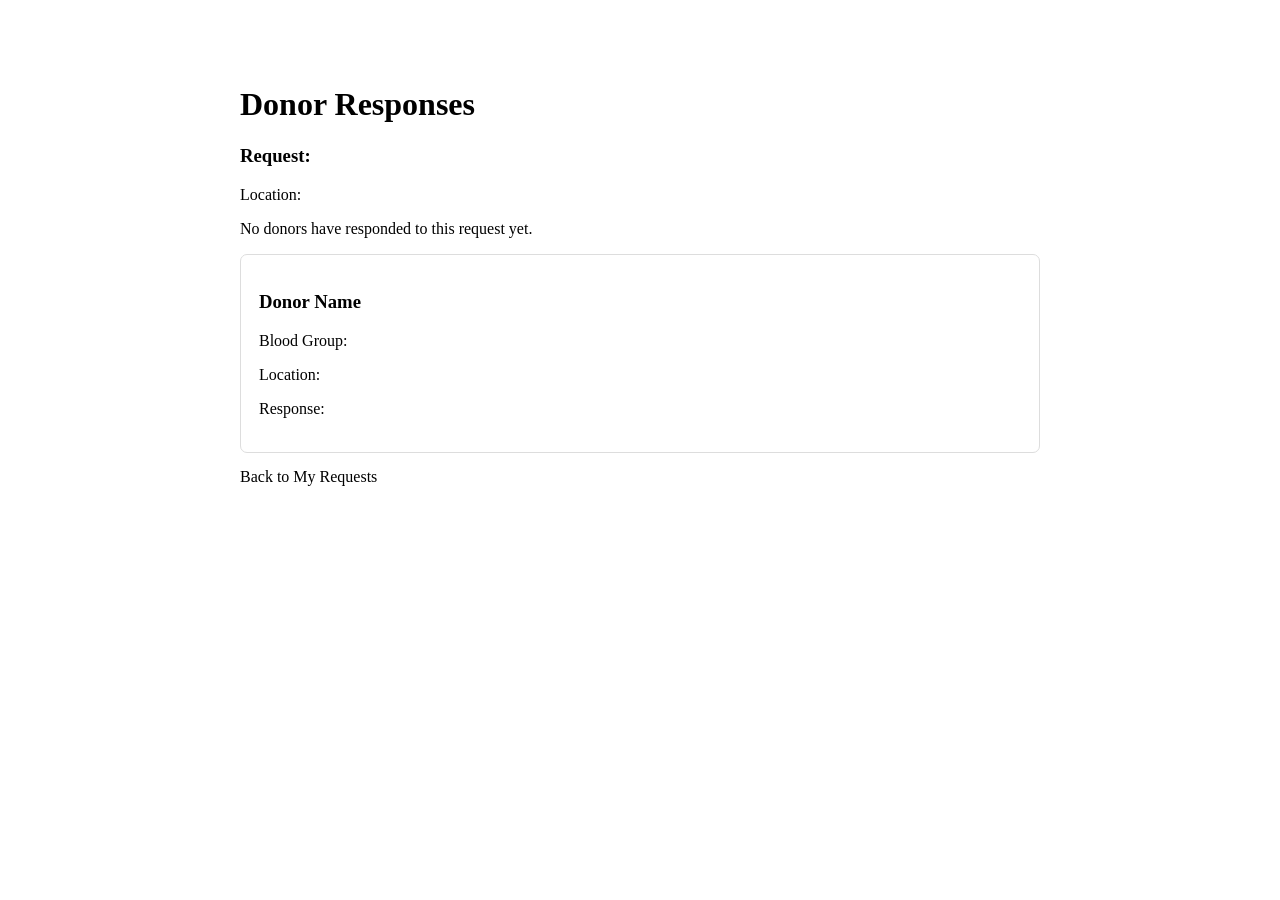
<file: src/main/resources/templates/request-responses.html>
<!DOCTYPE html>
<html xmlns:th="http://www.thymeleaf.org">
<head>
    <meta charset="UTF-8">
    <title>Donor Responses - BloodConnect</title>
    <link rel="stylesheet" th:href="@{/css/style.css}">
    <style>
        .container {
            max-width: 800px;
            margin: 40px auto;
            padding: 25px;
            background: white;
            border-radius: 10px;
        }

        .response-card {
            padding: 18px;
            margin: 15px 0;
            border: 1px solid #ddd;
            border-radius: 7px;
        }
    </style>
</head>
<body>

<div class="container">

    <h1>Donor Responses</h1>

    <h3>
        Request:
        <span th:text="${request.bloodGroup}"></span>
    </h3>

    <p>
        Location:
        <span th:text="${request.location}"></span>
    </p>

    <div th:if="${#lists.isEmpty(responses)}">
        <p>No donors have responded to this request yet.</p>
    </div>

    <div th:each="item : ${responses}" class="response-card">

        <h3 th:text="${item.donor.fullName}">Donor Name</h3>

        <p>
            Blood Group:
            <span th:text="${item.donor.bloodGroup}"></span>
        </p>

        <p>
            Location:
            <span th:text="${item.donor.location}"></span>
        </p>

        <p>
            Response:
            <strong th:text="${item.status}"></strong>
        </p>

    </div>

    <a th:href="@{/blood-requests/my}">Back to My Requests</a>

</div>

</body>
</html>
</file>
